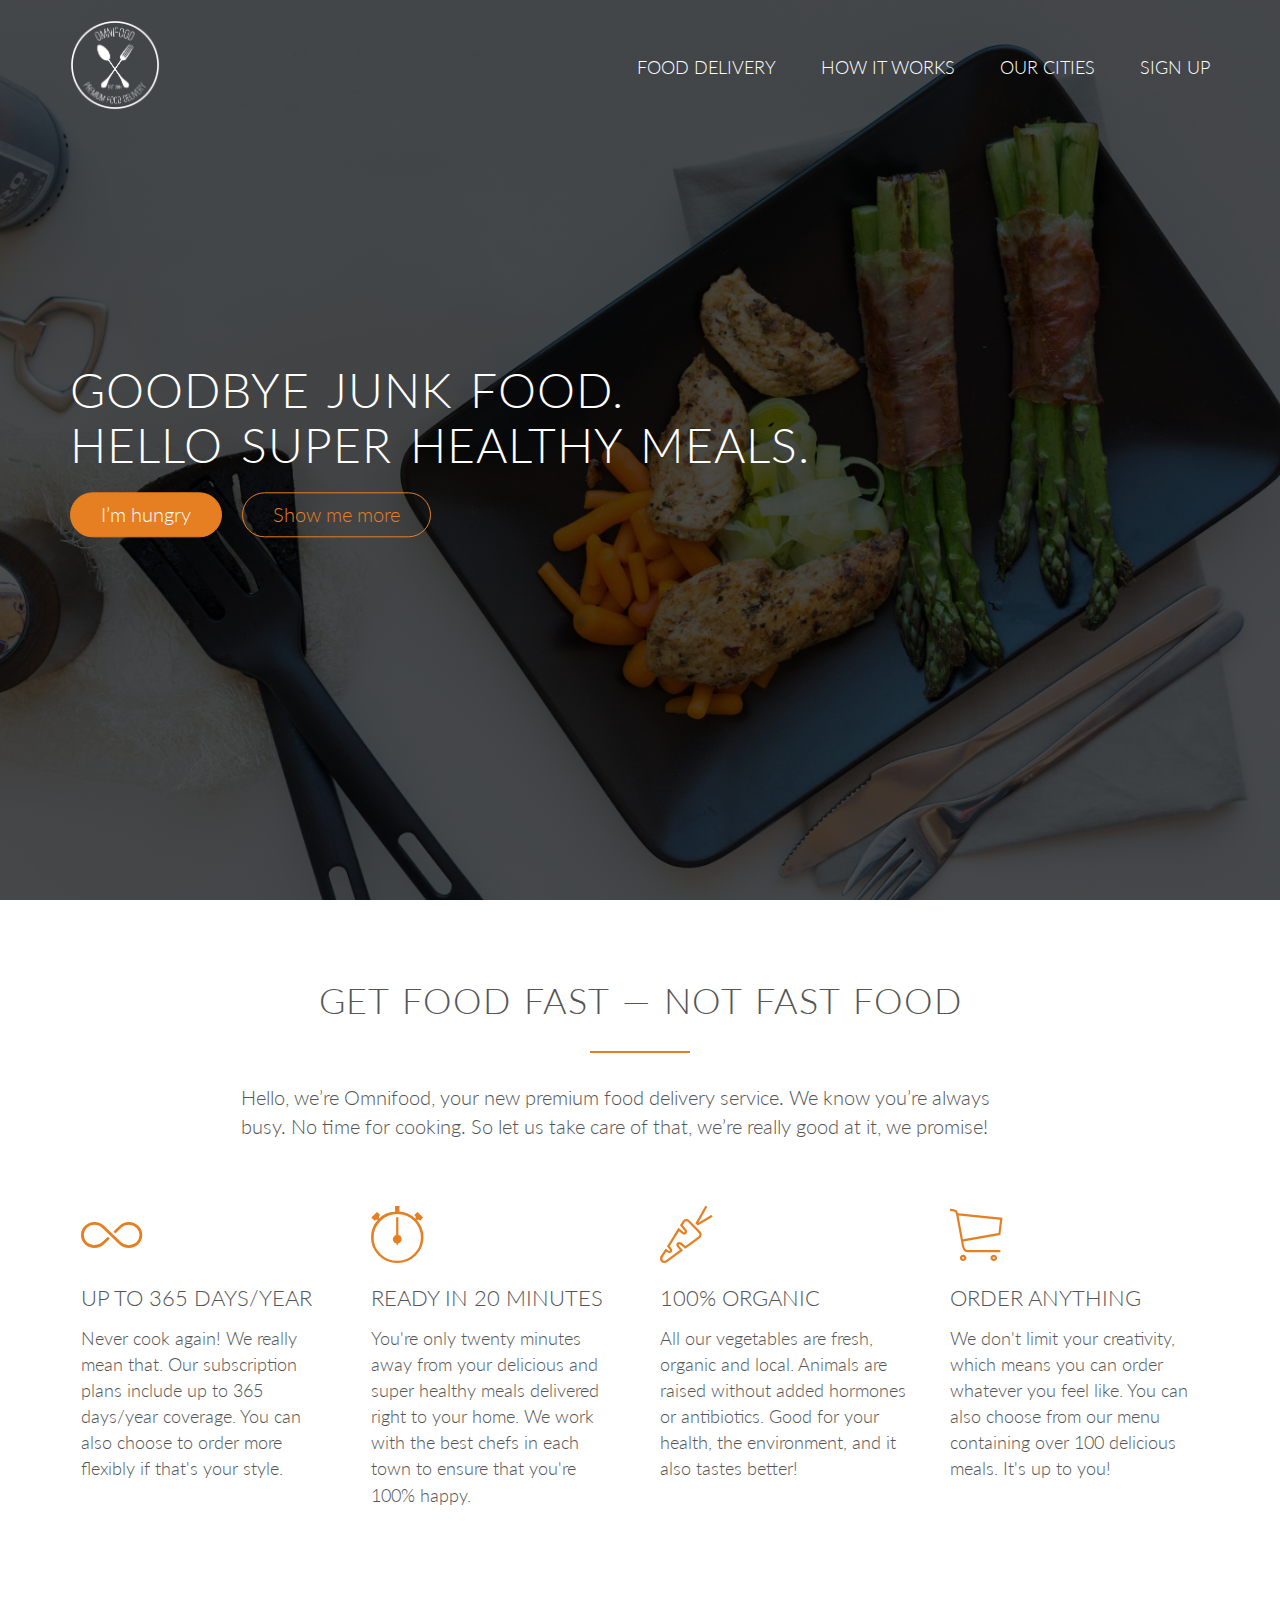
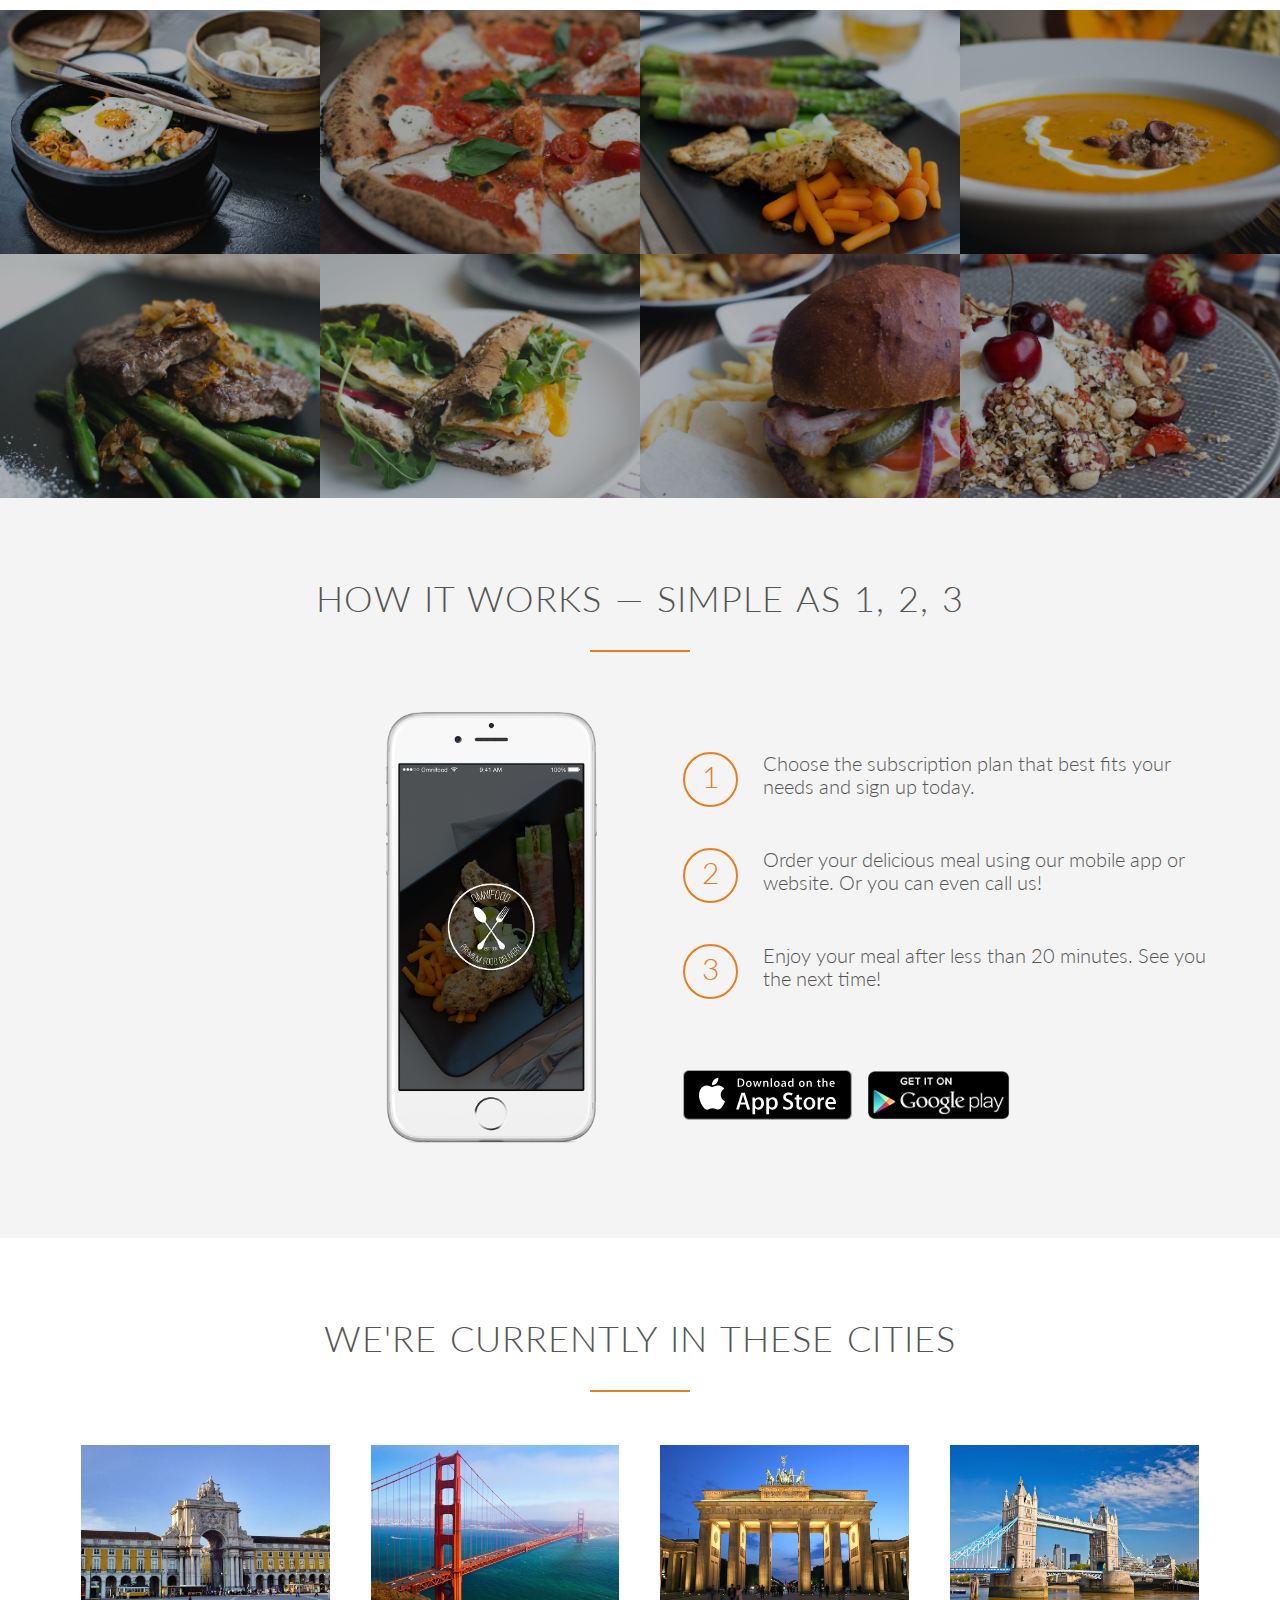
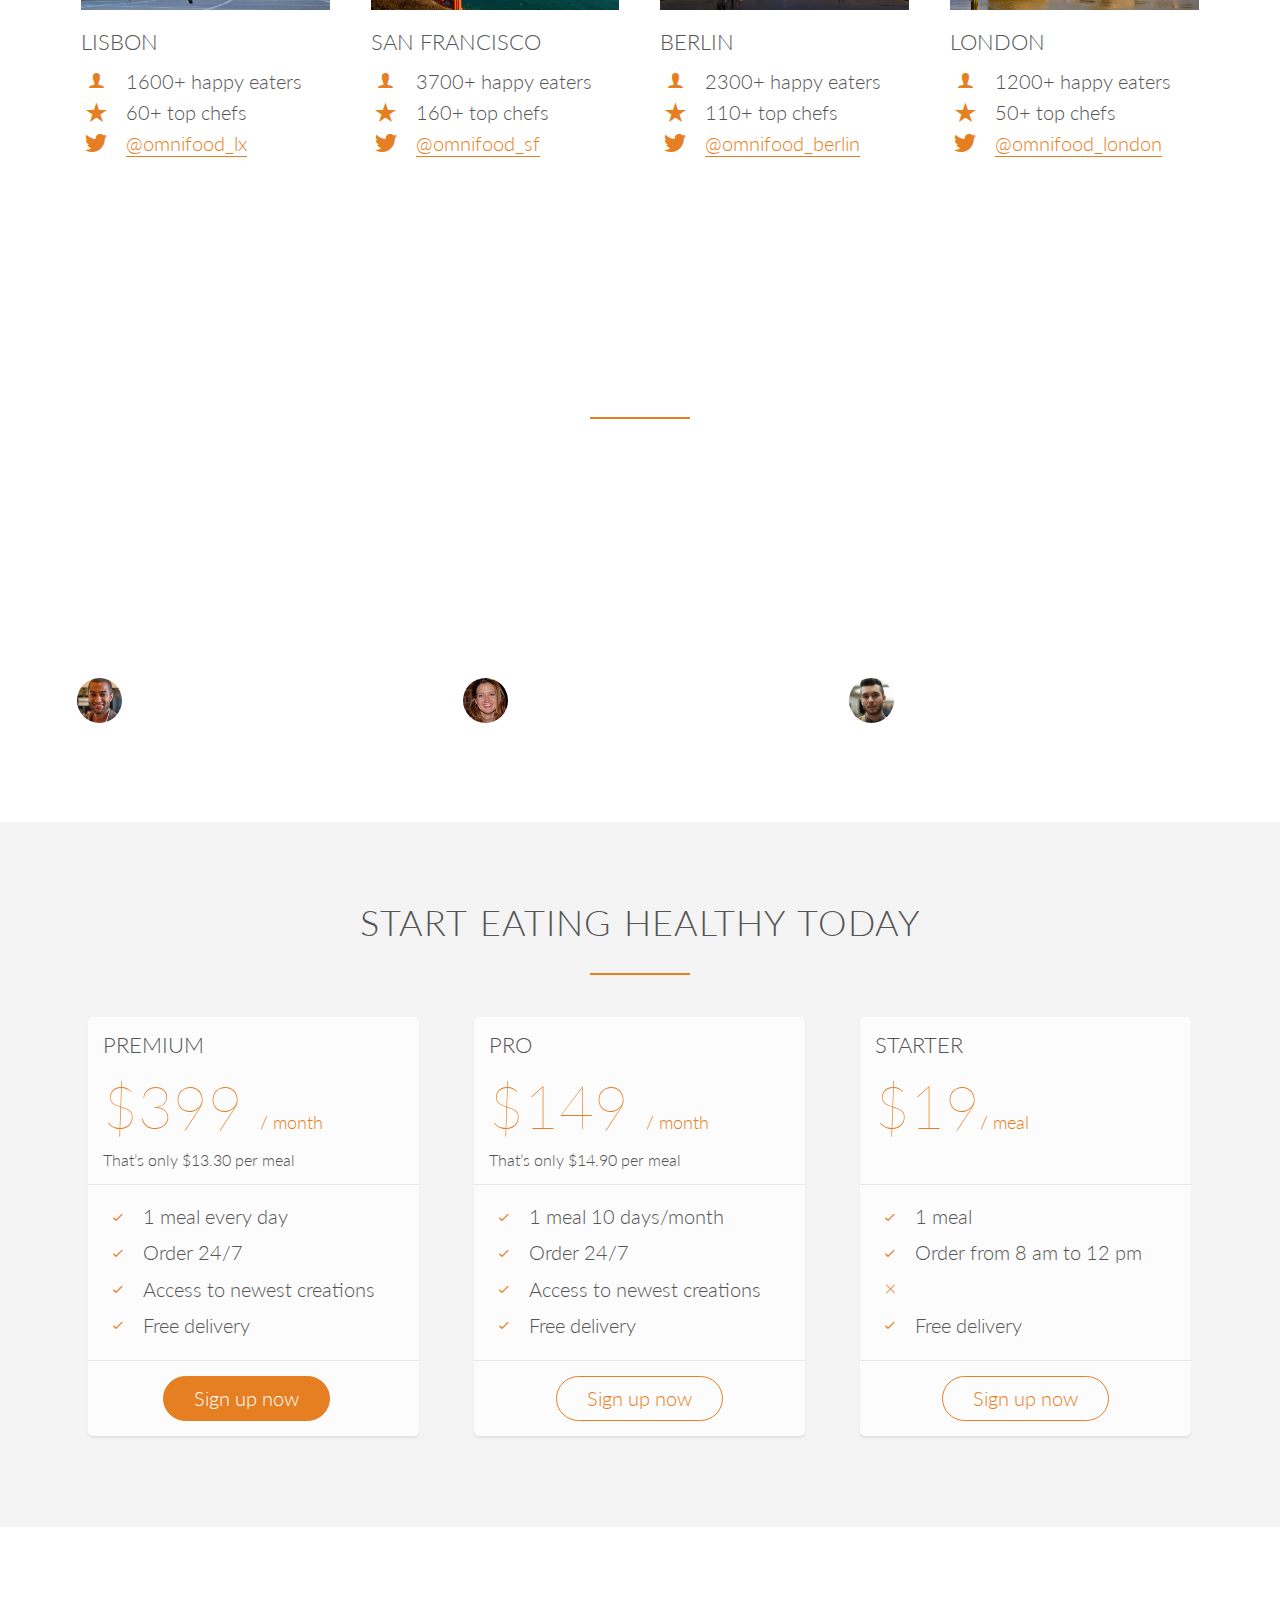
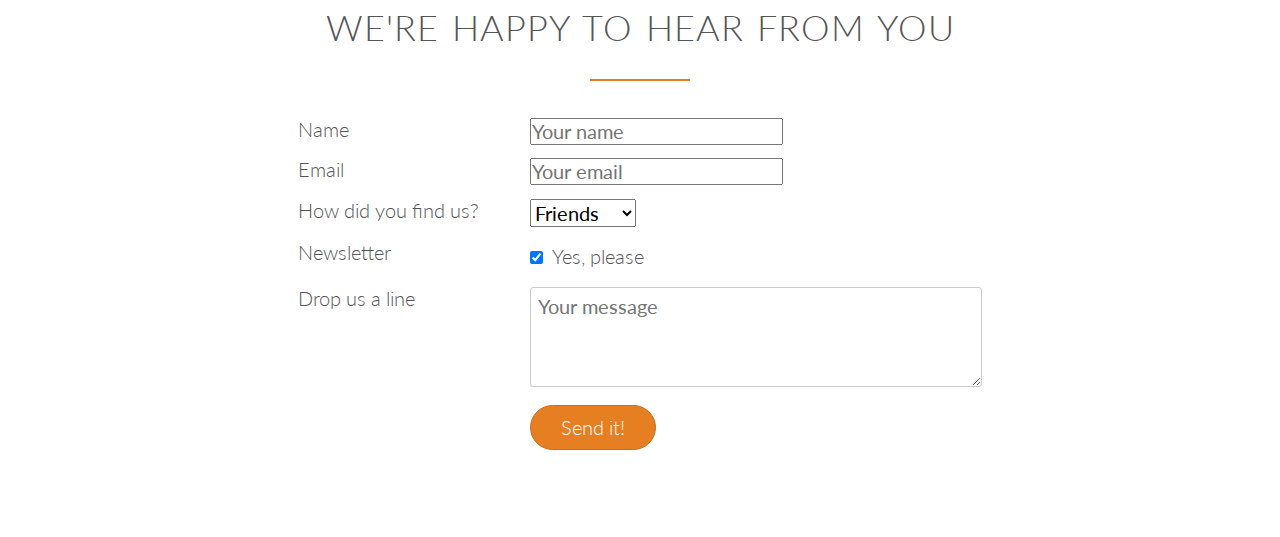
<file: index.html>
<!DOCTYPE html>
<html lang="en">

<head>
    <link rel="stylesheet" type="text/css" href="vendors/css/normalize.css">
    <link rel="stylesheet" type="text/css" href="vendors/css/grid.css">
    <link rel="stylesheet" type="text/css" href="vendors/css/ionicons.min.css">
    <link rel="stylesheet" type="text/css" href="resources/css/style.css">
    <link href="https://fonts.googleapis.com/css?family=Lato:100,300,300i,400&display=swap" rel="stylesheet" type="text/css">

    <title>Omnifood</title>
</head>

<body>
    <header>
        <nav>
            <div class="row">
                <img src="resources/img/logo-white.png" alt="Omnifood logo" class="logo">
                <ul class="main-nav">
                    <li><a href="#">Food Delivery</a></li>
                    <li><a href="#">How it works</a></li>
                    <li><a href="#">Our cities</a></li>
                    <li><a href="#">Sign up</a></li>
                </ul>

            </div>
        </nav>
        <div class="hero-text-box">
            <h1>Goodbye junk food. <br> Hello super healthy meals.</h1>
            <a class="btn btn-full" href="#">I’m hungry</a>
            <a class="btn btn-ghost" href="#">Show me more</a>
        </div>

    </header>

    <section class="section-features">
        <div class="row">
            <h2>Get food fast &mdash; not fast food</h2>
            <p class="long-copy">
                Hello, we’re Omnifood, your new premium food delivery service. We know you’re always busy. No time for
                cooking. So let us take care of that, we’re really good at it, we promise!
            </p>

        </div>

        <div class="row">
            <div class="col span-1-of-4 box">
                <i class="ion-ios-infinite-outline icon-big"></i>
                <h3>Up to 365 days/year</h3>
                <p>Never cook again! We really mean that. Our subscription plans include up to 365 days/year coverage.
                    You can also choose to order more flexibly if that's your style.</p>
            </div>
            <div class="col span-1-of-4 box">
                <i class="ion-ios-stopwatch-outline icon-big"></i>
                <h3>Ready in 20 minutes</h3>
                <p>You're only twenty minutes away from your delicious and super healthy meals delivered right to your
                    home. We work with the best chefs in each town to ensure that you're 100% happy.</p>
            </div>
            <div class="col span-1-of-4 box">
                <i class="ion-ios-nutrition-outline icon-big"></i>
                <h3>100% organic</h3>
                <p>All our vegetables are fresh, organic and local. Animals are raised without added hormones or
                    antibiotics. Good for your health, the environment, and it also tastes better!</p>
            </div>
            <div class="col span-1-of-4 box">
                <i class="ion-ios-cart-outline icon-big"></i>
                <h3>Order anything</h3>
                <p>We don't limit your creativity, which means you can order whatever you feel like. You can also choose
                    from our menu containing over 100 delicious meals. It's up to you!<p>
            </div>
    </section>

    <section class="section-meals">
        <ul class="meals-showcase clearfix">
            <li>
                <figure class="meal-photo">
                    <img src="resources/img/1.jpg" alt="Korean bibimbap with egg and vegetables">
                </figure>
            </li>
            <li>
                <figure class="meal-photo">
                    <img src="resources/img/2.jpg" alt="Simple italian pizza with cherry tomatoes">
                </figure>
            </li>
            <li>
                <figure class="meal-photo">
                    <img src="resources/img/3.jpg" alt="Chicken breast steak with vegetables">
                </figure>
            </li>
            <li>
                <figure class="meal-photo">
                    <img src="resources/img/4.jpg" alt="Paleo beef steak with vegetables">
                </figure>
            </li>
        </ul>
        <ul class="meals-showcase clearfix">
            <li>
                <figure class="meal-photo">
                    <img src="resources/img/5.jpg" alt="Healthy baguette with egg and vegetables">
                </figure>
            </li>
            <li>
                <figure class="meal-photo ">
                    <img src="resources/img/6.jpg" alt="Simple italian pizza with cherry tomatoes">
                </figure>
            </li>
            <li>
                <figure class="meal-photo">
                    <img src="resources/img/7.jpg" alt="Burger with cheddar and cheese">
                </figure>
            </li>
            <li>
                <figure class="meal-photo">
                    <img src="resources/img/8.jpg" alt="Granola with cherries and strawberries">
                </figure>
            </li>
        </ul>

    </section>

    <section class="section-steps">
        <div class="row">
            <h2>How it works &mdash; Simple as 1, 2, 3</h2>
        </div>
        <div class="row">
            <div class="col span-1-of-2 steps-box">
                <img src="resources/img/app-iPhone.png" alt="Omnifood app on Iphone" class="app-screen">
            </div>
            <div class="col span-1-of-2 steps-box">
                <div class="works-step">
                    <div>1</div>
                    <p>Choose the subscription plan that best fits your needs and sign up today.</p>
                </div>
                <div class="works-step">
                    <div>2</div>
                    <p>Order your delicious meal using our mobile app or website. Or you can even call us!</p>
                </div>
                <div class="works-step">
                    <div>3</div>
                    <p>Enjoy your meal after less than 20 minutes. See you the next time!</p>
                </div>

                <a href="#" class="btn-app"><img src="resources/img/download-app.svg" alt="App Store Button"></a>
                <a href="#" class="btn-app"><img src="resources/img/download-app-android.png"
                        alt="Play Store Button"></a>
            </div>
        </div>
    </section>

    <section class="section-cities">
        <div class="row">
            <h2>We're currently in these cities</h2>
        </div>
        <div class="row">
            <div class="col span-1-of-4 box">
                <img src="resources/img/lisbon-3.jpg" alt="lisbon">
                <h3>Lisbon</h3>
                <div class="city-feature">
                    <i class="ion-ios-person icon-small"></i>
                    1600+ happy eaters
                </div>
                <div class="city-feature">
                    <i class="ion-ios-star icon-small"></i>
                    60+ top chefs
                </div>
                <div class="city-feature">
                    <i class="ion-social-twitter icon-small"></i>
                    <a href="#">@omnifood_lx</a>
                </div>
            </div>
            <div class="col span-1-of-4 box">
                <img src="resources/img/san-francisco.jpg" alt="San Francisco">
                <h3>San Francisco</h3>
                <div class="city-feature">
                    <i class="ion-ios-person icon-small"></i>
                    3700+ happy eaters
                </div>
                <div class="city-feature">
                    <i class="ion-ios-star icon-small"></i>
                    160+ top chefs
                </div>
                <div class="city-feature">
                    <i class="ion-social-twitter icon-small"></i>
                    <a href="#">@omnifood_sf</a>
                </div>
            </div>
            <div class="col span-1-of-4 box">
                <img src="resources/img/berlin.jpg" alt="Berlin">
                <h3>Berlin</h3>
                <div class="city-feature">
                    <i class="ion-ios-person icon-small"></i>
                    2300+ happy eaters
                </div>
                <div class="city-feature">
                    <i class="ion-ios-star icon-small"></i>
                    110+ top chefs
                </div>
                <div class="city-feature">
                    <i class="ion-social-twitter icon-small"></i>
                    <a href="#">@omnifood_berlin</a>
                </div>
            </div>
            <div class="col span-1-of-4 box">
                <img src="resources/img/london.jpg" alt="London">
                <h3>London</h3>
                <div class="city-feature">
                    <i class="ion-ios-person icon-small"></i>
                    1200+ happy eaters
                </div>
                <div class="city-feature">
                    <i class="ion-ios-star icon-small"></i>
                    50+ top chefs
                </div>
                <div class="city-feature">
                    <i class="ion-social-twitter icon-small"></i>
                    <a href="#">@omnifood_london</a>
                </div>

            </div>
        </div>
    </section>

    <section class="section-testimonials">
        <div class="row">
            <h2>Our customers can't live without us</h2>
        </div>
        <div class="row">
            <div class="col span-1-of-3">
                <blockquote>
                    Omnifood is just awesome! I just launched a startup which leaves me with no time for cooking, so
                    Omnifood is a life-saver. Now that I got used to it, I couldn't live without my daily meals!
                    <cite><img src="resources/img/customer-1.jpg">Alberto Duncan</cite>
                </blockquote>
            </div>
            <div class="col span-1-of-3">
                <blockquote>
                    Inexpensive, healthy and great-tasting meals, delivered right to my home. We have lots of food
                    delivery here in Lisbon, but no one comes even close to Omifood. Me and my family are so in
                    love!
                    <cite><img src="resources/img/customer-2.jpg">Joana Silva</cite>
                </blockquote>
            </div>
            <div class="col span-1-of-3">
                <blockquote>
                    I was looking for a quick and easy food delivery service in San Franciso. I tried a lot of
                    them and ended up with Omnifood. Best food delivery service in the Bay Area. Keep up the
                    great work!
                    <cite><img src="resources/img/customer-3.jpg">Milton Chapman</cite>
                </blockquote>
            </div>
        </div>
    </section>

    <section class="sections-plans">
        <div class="row">
            <h2>Start eating healthy today</h2>
        </div>
        <div class="row">
            <div class="col span-1-of-3">
                <div class="plan-box">
                    <div>
                        <h3>Premium</h3>
                        <p class="plan-price">$399 <span>/ month</span></p>
                        <p class="plan-price-meal">That’s only $13.30 per meal</p>
                    </div>
                    <div>
                        <ul>
                            <li><i class="ion-ios-checkmark-empty icon-small"></i>1 meal every day</li>
                            <li><i class="ion-ios-checkmark-empty icon-small"></i>Order 24/7</li>
                            <li><i class="ion-ios-checkmark-empty icon-small"></i>Access to newest creations</li>
                            <li><i class="ion-ios-checkmark-empty icon-small"></i>Free delivery</li>
                        </ul>
                    </div>

                    <div>
                        <a href="#" class="btn btn-full">Sign up now</a>
                    </div>
                </div>
            </div>
            <div class="col span-1-of-3">
                <div class="plan-box">
                    <div>
                        <h3>Pro</h3>
                        <p class="plan-price">$149 <span>/ month</span></p>
                        <p class="plan-price-meal">That’s only $14.90 per meal</p>
                    </div>
                    <div>
                        <ul>
                            <li><i class="ion-ios-checkmark-empty icon-small"></i>1 meal 10 days/month</li>
                            <li><i class="ion-ios-checkmark-empty icon-small"></i>Order 24/7</li>
                            <li><i class="ion-ios-checkmark-empty icon-small"></i>Access to newest creations</li>
                            <li><i class="ion-ios-checkmark-empty icon-small"></i>Free delivery</li>
                        </ul>
                    </div>

                    <div>
                        <a href="#" class="btn btn-ghost">Sign up now</a>
                    </div>
                </div>
            </div>
            <div class="col span-1-of-3">
                <div class="plan-box">
                    <div>
                        <h3>Starter</h3>
                        <p class="plan-price">$19<span>/ meal</span></p>
                        <p class="plan-price-meal">&nbsp</p>
                    </div>
                    <div>
                        <ul>
                            <li><i class="ion-ios-checkmark-empty icon-small"></i>1 meal</li>
                            <li><i class="ion-ios-checkmark-empty icon-small"></i>Order from 8 am to 12 pm</li>
                            <li><i class="ion-ios-close-empty icon-small"></i></li>
                            <li><i class="ion-ios-checkmark-empty icon-small "></i>Free delivery</li>
                        </ul>
                    </div>

                    <div>
                        <a href="#" class="btn btn-ghost">Sign up now</a>
                    </div>
                </div>
            </div>
        </div>

    </section>
        <section class="section-form">
        <div class="row">
            <h2>We're happy to hear from you</h2>
        </div>
        <div class="row">
            <form method="post" action="#" class="contact-form">
                <div class="row">
                    <div class="col span-1-of-3">
                        <label for="name">Name</label>
                    </div>
                    <div class="col span-2-of-3">
                        <input type="text" name="name" id="name" placeholder="Your name" required>
                    </div>
                </div>           
                <div class="row">
                     <div class="col span-1-of-3">
                        <label for="email">Email</label>
                    </div>
                    <div class="col span-2-of-3">
                        <input type="email" name="email" id="email" placeholder="Your email" required>
                    </div>
                </div>
                <div class="row">
                    <div class="col span-1-of-3">
                        <label for="find us">How did you find us?</label>
                    </div>                        
                    <div class="col span-2-of-3">
                        <select name="find us" id="find us">
                            <option value="friends">Friends</option>
                            <option value="Facebook">Facebook</option>
                            <option value="Twitter">Twitter</option>
                            <option value="Google">Google </option> 
                        </select>
                    </div>
                </div>
                <div class="row">
                    <div class="col span-1-of-3">
                        <label>Newsletter</label>                         
                    </div>
                    <div class="col span-2-of-3">
                        <input type="checkbox" name="news" id="news" checked> Yes, please
                    </div>
                </div>
                <div class="row">
                    <div class="col span-1-of-3">                                <label>Drop us a line</label>
                    </div>
                   <div class="col span-2-of-3">
                        <textarea name="message" placeholder="Your message"></textarea>
                    </div>
                </div>
                 <div class="row">
                    <div class="col span-1-of-3">
                        <label>&nbsp;</label>
                    </div>
                    <div class="col span-2-of-3">
                        <input type="submit" value="Send it!"> 
                    </div>         
                </div>
            </form>
        </div>
    </section>
</body>
</html>

<!-- 


Fields to include:
Name
Email
How did you find us?
Newsletter
Drop us a line


-->
</file>
<file: vendors/css/grid.css>
/*  SECTIONS  ============================================================================= */

.section {
	clear: both;
	padding: 0px;
	margin: 0px;
}

/*  GROUPING  ============================================================================= */

.row {
    zoom: 1; /* For IE 6/7 (trigger hasLayout) */
}

.row:before,
.row:after {
    content:"";
    display:table;
}
.row:after {
    clear:both;
}

/*  GRID COLUMN SETUP   ==================================================================== */

.col {
	display: block;
	float:left;
	margin: 1% 0 1% 1.6%;
}

.col:first-child { margin-left: 0; } /* all browsers except IE6 and lower */


/*  REMOVE MARGINS AS ALL GO FULL WIDTH AT 480 PIXELS */

@media only screen and (max-width: 480px) {
	.col { 
		/*margin: 1% 0 1% 0%;*/
        margin: 0;
	}
}


/*  GRID OF TWO   ============================================================================= */


.span-2-of-2 {
	width: 100%;
}

.span-1-of-2 {
	width: 49.2%;
}

/*  GO FULL WIDTH AT LESS THAN 480 PIXELS */

@media only screen and (max-width: 480px) {
	.span-2-of-2 {
		width: 100%; 
	}
	.span-1-of-2 {
		width: 100%; 
	}
}


/*  GRID OF THREE   ============================================================================= */

	
.span-3-of-3 {
	width: 100%; 
}

.span-2-of-3 {
	width: 66.13%; 
}

.span-1-of-3 {
	width: 32.26%; 
}


/*  GO FULL WIDTH AT LESS THAN 480 PIXELS */

@media only screen and (max-width: 480px) {
	.span-3-of-3 {
		width: 100%; 
	}
	.span-2-of-3 {
		width: 100%; 
	}
	.span-1-of-3 {
		width: 100%;
	}
}

/*  GRID OF FOUR   ============================================================================= */

	
.span-4-of-4 {
	width: 100%; 
}

.span-3-of-4 {
	width: 74.6%; 
}

.span-2-of-4 {
	width: 49.2%; 
}

.span-1-of-4 {
	width: 23.8%; 
}


/*  GO FULL WIDTH AT LESS THAN 480 PIXELS */

@media only screen and (max-width: 480px) {
	.span-4-of-4 {
		width: 100%; 
	}
	.span-3-of-4 {
		width: 100%; 
	}
	.span-2-of-4 {
		width: 100%; 
	}
	.span-1-of-4 {
		width: 100%; 
	}
}


/*  GRID OF FIVE   ============================================================================= */

	
.span-5-of-5 {
	width: 100%;
}

.span-4-of-5 {
  	width: 79.68%; 
}

.span-3-of-5 {
  	width: 59.36%; 
}

.span-2-of-5 {
  	width: 39.04%;
}

.span-1-of-5 {
  	width: 18.72%;
}


/*  GO FULL WIDTH AT LESS THAN 480 PIXELS */

@media only screen and (max-width: 480px) {
	.span-5-of-5 {
		width: 100%; 
	}
	.span-4-of-5 {
		width: 100%; 
	}
	.span-3-of-5 {
		width: 100%; 
	}
	.span-2-of-5 {
		width: 100%; 
	}
	.span-1-of-5 {
		width: 100%; 
	}
}


/*  GRID OF SIX   ============================================================================= */


.span-6-of-6 {
	width: 100%;
}

.span-5-of-6 {
  	width: 83.06%;
}

.span-4-of-6 {
  	width: 66.13%;
}

.span-3-of-6 {
  	width: 49.2%;
}

.span-2-of-6 {
  	width: 32.26%;
}

.span-1-of-6 {
  	width: 15.33%;
}


/*  GO FULL WIDTH AT LESS THAN 480 PIXELS */

@media only screen and (max-width: 480px) {
	.span-6-of-6 {
		width: 100%; 
	}
	.span-5-of-6 {
		width: 100%; 
	}
	.span-4-of-6 {
		width: 100%; 
	}
	.span-3-of-6 {
		width: 100%; 
	}
	.span-2-of-6 {
		width: 100%; 
	}
	.span-1-of-6 {
		width: 100%; 
	}
}



/*  GRID OF SEVEN   ============================================================================= */


.span-7-of-7 {
	width: 100%;
}

.span-6-of-7 {
	width: 85.48%;
}

.span-5-of-7 {
  	width: 70.97%;
}

.span-4-of-7 {
  	width: 56.45%;
}

.span-3-of-7 {
  	width: 41.94%;
}

.span-2-of-7 {
  	width: 27.42%;
}

.span-1-of-7 {
  	width: 12.91%;
}


/*  GO FULL WIDTH AT LESS THAN 480 PIXELS */

@media only screen and (max-width: 480px) {
	.span-7-of-7 {
		width: 100%; 
	}
	.span-6-of-7 {
		width: 100%; 
	}
	.span-5-of-7 {
		width: 100%; 
	}
	.span-4-of-7 {
		width: 100%; 
	}
	.span-3-of-7 {
		width: 100%; 
	}
	.span-2-of-7 {
		width: 100%; 
	}
	.span-1-of-7 {
		width: 100%; 
	}
}


/*  GRID OF EIGHT   ============================================================================= */

	
.span-8-of-8 {
	width: 100%;
}

.span-7-of-8 {
	width: 87.3%; 
}

.span-6-of-8 {
	width: 74.6%; 
}

.span-5-of-8 {
	width: 61.9%; 
}

.span-4-of-8 {
	width: 49.2%; 
}

.span-3-of-8 {
	width: 36.5%;
}

.span-2-of-8 {
	width: 23.8%; 
}

.span-1-of-8 {
	width: 11.1%; 
}


/*  GO FULL WIDTH AT LESS THAN 480 PIXELS */

@media only screen and (max-width: 480px) {
	.span-8-of-8 {
		width: 100%; 
	}
	.span-7-of-8 {
		width: 100%; 
	}
	.span-6-of-8 {
		width: 100%; 
	}
	.span-5-of-8 {
		width: 100%; 
	}
	.span-4-of-8 {
		width: 100%; 
	}
	.span-3-of-8 {
		width: 100%; 
	}
	.span-2-of-8 {
		width: 100%; 
	}
	.span-1-of-8 {
		width: 100%; 
	}
}


/*  GRID OF NINE   ============================================================================= */


.span-9-of-9 {
	width: 100%;
}

.span-8-of-9 {
	width: 88.71%;
}

.span-7-of-9 {
	width: 77.42%; 
}

.span-6-of-9 {
	width: 66.13%; 
}

.span-5-of-9 {
	width: 54.84%; 
}

.span-4-of-9 {
	width: 43.55%; 
}

.span-3-of-9 {
	width: 32.26%;
}

.span-2-of-9 {
	width: 20.97%; 
}

.span-1-of-9 {
	width: 9.68%; 
}


/*  GO FULL WIDTH AT LESS THAN 480 PIXELS */

@media only screen and (max-width: 480px) {
	.span-9-of-9 {
		width: 100%; 
	}
	.span-8-of-9 {
		width: 100%; 
	}
	.span-7-of-9 {
		width: 100%; 
	}
	.span-6-of-9 {
		width: 100%; 
	}
	.span-5-of-9 {
		width: 100%; 
	}
	.span-4-of-9 {
		width: 100%; 
	}
	.span-3-of-9 {
		width: 100%; 
	}
	.span-2-of-9 {
		width: 100%; 
	}
	.span-1-of-9 {
		width: 100%; 
	}
}


/*  GRID OF TEN   ============================================================================= */


.span-10-of-10 {
	width: 100%;
}

.span-9-of-10 {
	width: 89.84%;
}

.span-8-of-10 {
	width: 79.68%;
}

.span-7-of-10 {
	width: 69.52%; 
}

.span-6-of-10 {
	width: 59.36%; 
}

.span-5-of-10 {
	width: 49.2%; 
}

.span-4-of-10 {
	width: 39.04%; 
}

.span-3-of-10 {
	width: 28.88%;
}

.span-2-of-10 {
	width: 18.72%; 
}

.span-1-of-10 {
	width: 8.56%; 
}


/*  GO FULL WIDTH AT LESS THAN 480 PIXELS */

@media only screen and (max-width: 480px) {
	.span-10-of-10 {
		width: 100%; 
	}
	.span-9-of-10 {
		width: 100%; 
	}
	.span-8-of-10 {
		width: 100%; 
	}
	.span-7-of-10 {
		width: 100%; 
	}
	.span-6-of-10 {
		width: 100%; 
	}
	.span-5-of-10 {
		width: 100%; 
	}
	.span-4-of-10 {
		width: 100%; 
	}
	.span-3-of-10 {
		width: 100%; 
	}
	.span-2-of-10 {
		width: 100%; 
	}
	.span-1-of-10 {
		width: 100%; 
	}
}


/*  GRID OF ELEVEN   ============================================================================= */

.span-11-of-11 {
	width: 100%;
}

.span-10-of-11 {
	width: 90.76%;
}

.span-9-of-11 {
	width: 81.52%;
}

.span-8-of-11 {
	width: 72.29%;
}

.span-7-of-11 {
	width: 63.05%; 
}

.span-6-of-11 {
	width: 53.81%; 
}

.span-5-of-11 {
	width: 44.58%; 
}

.span-4-of-11 {
	width: 35.34%; 
}

.span-3-of-11 {
	width: 26.1%;
}

.span-2-of-11 {
	width: 16.87%; 
}

.span-1-of-11 {
	width: 7.63%; 
}


/*  GO FULL WIDTH AT LESS THAN 480 PIXELS */

@media only screen and (max-width: 480px) {
	.span-11-of-11 {
		width: 100%; 
	}
	.span-10-of-11 {
		width: 100%; 
	}
	.span-9-of-11 {
		width: 100%; 
	}
	.span-8-of-11 {
		width: 100%; 
	}
	.span-7-of-11 {
		width: 100%; 
	}
	.span-6-of-11 {
		width: 100%; 
	}
	.span-5-of-11 {
		width: 100%; 
	}
	.span-4-of-11 {
		width: 100%; 
	}
	.span-3-of-11 {
		width: 100%; 
	}
	.span-2-of-11 {
		width: 100%; 
	}
	.span-1-of-11 {
		width: 100%; 
	}
}


/*  GRID OF TWELVE   ============================================================================= */

.span-12-of-12 {
	width: 100%;
}

.span-11-of-12 {
	width: 91.53%;
}

.span-10-of-12 {
	width: 83.06%;
}

.span-9-of-12 {
	width: 74.6%;
}

.span-8-of-12 {
	width: 66.13%;
}

.span-7-of-12 {
	width: 57.66%; 
}

.span-6-of-12 {
	width: 49.2%; 
}

.span-5-of-12 {
	width: 40.73%; 
}

.span-4-of-12 {
	width: 32.26%; 
}

.span-3-of-12 {
	width: 23.8%;
}

.span-2-of-12 {
	width: 15.33%; 
}

.span-1-of-12 {
	width: 6.86%; 
}


/*  GO FULL WIDTH AT LESS THAN 480 PIXELS */

@media only screen and (max-width: 480px) {
	.span-12-of-12 {
		width: 100%; 
	}
	.span-11-of-12 {
		width: 100%; 
	}
	.span-10-of-12 {
		width: 100%; 
	}
	.span-9-of-12 {
		width: 100%; 
	}
	.span-8-of-12 {
		width: 100%; 
	}
	.span-7-of-12 {
		width: 100%; 
	}
	.span-6-of-12 {
		width: 100%; 
	}
	.span-5-of-12 {
		width: 100%; 
	}
	.span-4-of-12 {
		width: 100%; 
	}
	.span-3-of-12 {
		width: 100%; 
	}
	.span-2-of-12 {
		width: 100%; 
	}
	.span-1-of-12 {
		width: 100%; 
	}
}
</file>
<file: resources/css/style.css>
/* ------------------------------------- */
/* BASIC SET UP */
/* -------------------------------------- */

* {
	margin: 0;
	padding: 0;
	box-sizing: border-box;
}

html {
	background-color: #fff;
	color: #555;
	font-family: "Lato", "Arial", "sans-serif";
	font-weight: 300;
	font-size: 20px;
	text-rendering: optimizeLegibility;
}

.clearfix {
	zoom: 1;
}
.clearfix:after {
	content: ".";
	clear: both;
	display: block;
	height: 0;
	visibility: hidden;
}

/* ------------------------------------- */
/* REUSABLE COMPONENTS */
/* -------------------------------------- */

.row {
	max-width: 1140px;
	margin: 0 auto;
}

section {
	padding: 80px 0;
}

.box {
	padding: 1%;
}

/* ----HEADINGS-------*/
h1,
h2,
h3 {
	font-weight: 300;
	text-transform: uppercase;
}

h1 {
	margin-top: 0;
	margin-bottom: 20px;
	color: #fff;
	font-size: 240%;
	word-spacing: 4px;
	letter-spacing: 1px;
}

h2 {
	font-size: 180%;
	word-spacing: 2px;
	text-align: center;
	margin-bottom: 30px;
	letter-spacing: 1px;
}

h3 {
	font-size: 110%;
	margin-bottom: 15px;
}

h2:after {
	display: block;
	height: 2px;
	background-color: #e67e22;
	content: " ";
	width: 100px;
	margin: 0 auto;
	margin-top: 30px;
}

/* -----PARAGRAPHS-----*/
.long-copy {
	line-height: 145%;
	width: 70%;
	margin-left: 15%;
}

.box p {
	font-size: 90%;
	line-height: 145%;
}

/*----ICONS----*/

.icon-big {
	font-size: 350%;
	display: block;
	color: #e67e22;
	margin-bottom: 10px;
}

.icon-small {
	display: inline-block;
	width: 30px;
	color: #e67e22;
	text-align: center;
	font-size: 120%;
	margin-right: 10px;

	/*secrets to align text and icons*/
	line-height: 120%;
	vertical-align: middle;
	margin-top: -4.5px;
}

/* -----LINKS----- */

a:link,
a:visited {
	color: #e67e22;
	text-decoration: none;
	padding-bottom: 1px;
	border-bottom: 1px solid #e67e22;
	transition: border-bottom 0.2s, color;
}

a:hover,
a:active {
	color: #555;
	border-bottom: 1px solid transparent;
}

/* -----BUTTONS----- */
.btn:link,
.btn:visited,
input[type="submit"] {
	display: inline-block;
	padding: 10px 30px;
	font-weight: 300;
	text-decoration: none;
	border-radius: 200px;
	transition: background-color 0.2s, border 0.2s, color 0.2s;
	cursor: pointer;
}
.btn-full:link,
.btn-full:visited,
input[type="submit"] {
	background-color: #e67e22;
	border: 1px solid #e67e22;
	color: #fff;
	margin-right: 15px;
}

.btn-ghost:link,
.btn-ghost:visited {
	border: 1px solid #e77f24;
	color: #e77f24;
}

.btn:hover,
.btn:active,
input[type="submit"]:hover,
input[type="submit"]:active {
	background-color: #cf6d17;
}

.btn-full:hover,
.btn-full:active {
	border: 1px solid #cf6d17;
}

.btn-ghost:hover,
.btn-ghost:active,
input[type="submit"] {
	border: 1px solid #cf6d17;
	color: #fff;
}

/* ------------------------------------- */
/* HEADER */
/* -------------------------------------- */

header {
	background-image: linear-gradient(rgba(0, 0, 0, 0.7), rgba(0, 0, 0, 0.7)),
		url(images/hero.jpg);
	background-size: cover;
	background-position: center;
	height: 100vh;
	background-attachment: fixed;
}

.hero-text-box {
	position: absolute;
	width: 1140px;
	top: 50%;
	left: 50%;
	transform: translate(-50%, -50%);
}

.logo {
	height: 90px;
	width: auto;
	float: left;
	margin-top: 20px;
}

.main-nav {
	float: right;
	list-style: none;
	margin-top: 55px;
}

.main-nav li {
	display: inline-block;
	margin-left: 40px;
}

.main-nav li a:link,
.main-nav li a:visited {
	padding: 8px 0;
	color: #fff;
	text-decoration: none;
	text-transform: uppercase;
	font-size: 90%;
	border-bottom: 2px solid transparent;
	transition: border-bottom 0.2s;
}

.main-nav li a:hover,
.main-nav li a:active {
	border-bottom: 2px solid #e67e22;
}

/* ------------------------------------- */
/* FEATURES */
/* -------------------------------------- */

.section-features .long-copy {
	margin-bottom: 30px;
}

/* ------------------------------------- */
/* MEALS */
/* -------------------------------------- */

.section-meals {
	padding: 0;
}

.meals-showcase {
	list-style: none;
	width: 100%;
}

.meals-showcase li {
	display: block;
	float: left;
	width: 25%;
}

.meal-photo {
	width: 100%;
	margin: 0;
	overflow: hidden;
	background-color: #000;
}

.meal-photo img {
	opacity: 0.7;
	width: 100%;
	height: auto;
	transform: scale(1.15);
	transition: transform 0.5s, opacity 0.5s;
}

.meal-photo img:hover {
	opacity: 1;
	transform: scale(1.03);
}

/* ------------------------------------- */
/* HOW IT WORKS */
/* -------------------------------------- */

.section-steps {
	background-color: #f4f4f4;
}

.steps-box:first-child {
	text-align: right;
	padding-right: 3%;
	margin-top: 30px;
}

.steps-box:last-child {
	padding-left: 3%;
	margin-top: 70px;
}

.app-screen {
	width: 40%;
}

.works-step {
	margin-bottom: 50px;
}

.works-step:last-of-type {
	margin-bottom: 80px;
}

.works-step div {
	color: #e67e22;
	font-size: 150%;
	border: 2px solid #e67e22;
	border-radius: 50%;
	display: inline-block;
	height: 55px;
	width: 55px;
	text-align: center;
	margin-right: 25px;
	float: left;
	padding: 5px;
}

.btn-app:link,
.btn-app:visited {
	border: none;
}

.btn-app img {
	height: 50px;
	width: auto;
	margin-right: 10px;
}

/* ------------------------------------- */
/* CITIES */
/* -------------------------------------- */

.box img {
	width: 100%;
	height: auto;
	margin-bottom: 15px;
}

.city-feature {
	margin-bottom: 5px;
}

/* ------------------------------------- */
/* TESTIMONIALS */
/* -------------------------------------- */

.section-testimonials {
	background-image: linear-gradient(rgba(0, 0, 0, 0.8), rgba(0, 0, 0, 0.8)),
		url(images/back-customers.jpg);
	background-size: cover;
	color: #fff;
	background-attachment: fixed;
}

blockquote {
	padding: 2%;
	font-style: italic;
	line-height: 145%;
	position: relative;
	margin-top: 40px;
}

blockquote:before {
	content: "\201C";
	font-size: 500%;
	display: block;
	position: absolute;
	top: -5px;
	left: -3px;
}

cite {
	font-size: 90%;
	margin-top: 25px;
	display: block;
}

cite img {
	height: 45px;
	border-radius: 50%;
	margin-right: 10px;
	vertical-align: middle;
}

/* ------------------------------------- */
/* SIGN UP */
/* -------------------------------------- */

.sections-plans {
	background-color: #f4f4f4;
}

.plan-box {
	background-color: #fff;
	border-radius: 5px;
	width: 90%;
	margin-left: 5%;
	box-shadow: 0 2px 2px #e3e3e3;
}

.plan-box div {
	padding: 15px;
	border-bottom: 1px solid #e8e8e8;
}

.plan-box:first-child {
	background-color: #fcfcfc;
	border-top-left-radius: 5px;
	border-top-right-radius: 5px;
}

.plan-box div:last-child {
	text-align: center;
	border: 0;
}

.plan-price {
	font-size: 300%;
	margin-bottom: 10px;
	font-weight: 100;
	color: #e67e22;
}

.plan-price span {
	font-size: 30%;
	font-weight: 300;
}

.plan-price-meal {
	font-size: 80%;
}

.plan-box ul {
	list-style: none;
}

.plan-box ul li {
	padding: 5px 0;
}

/* ------------------------------------- */
/* SIGN UP */
/* -------------------------------------- */

.contact-form {
	width: 60%;
	margin: auto;
}

input [type-text],
select [type-email],
textarea {
	width: 100%;
	padding: 7px;
	border-radius: 3px;
	border: 1px solid #ccc;
}

textarea {
	height: 100px;
}

input[type="checkbox"] {
	margin: 10px 5px 10px 0;
}

*:focus {
	outline: none;
}
</file>
